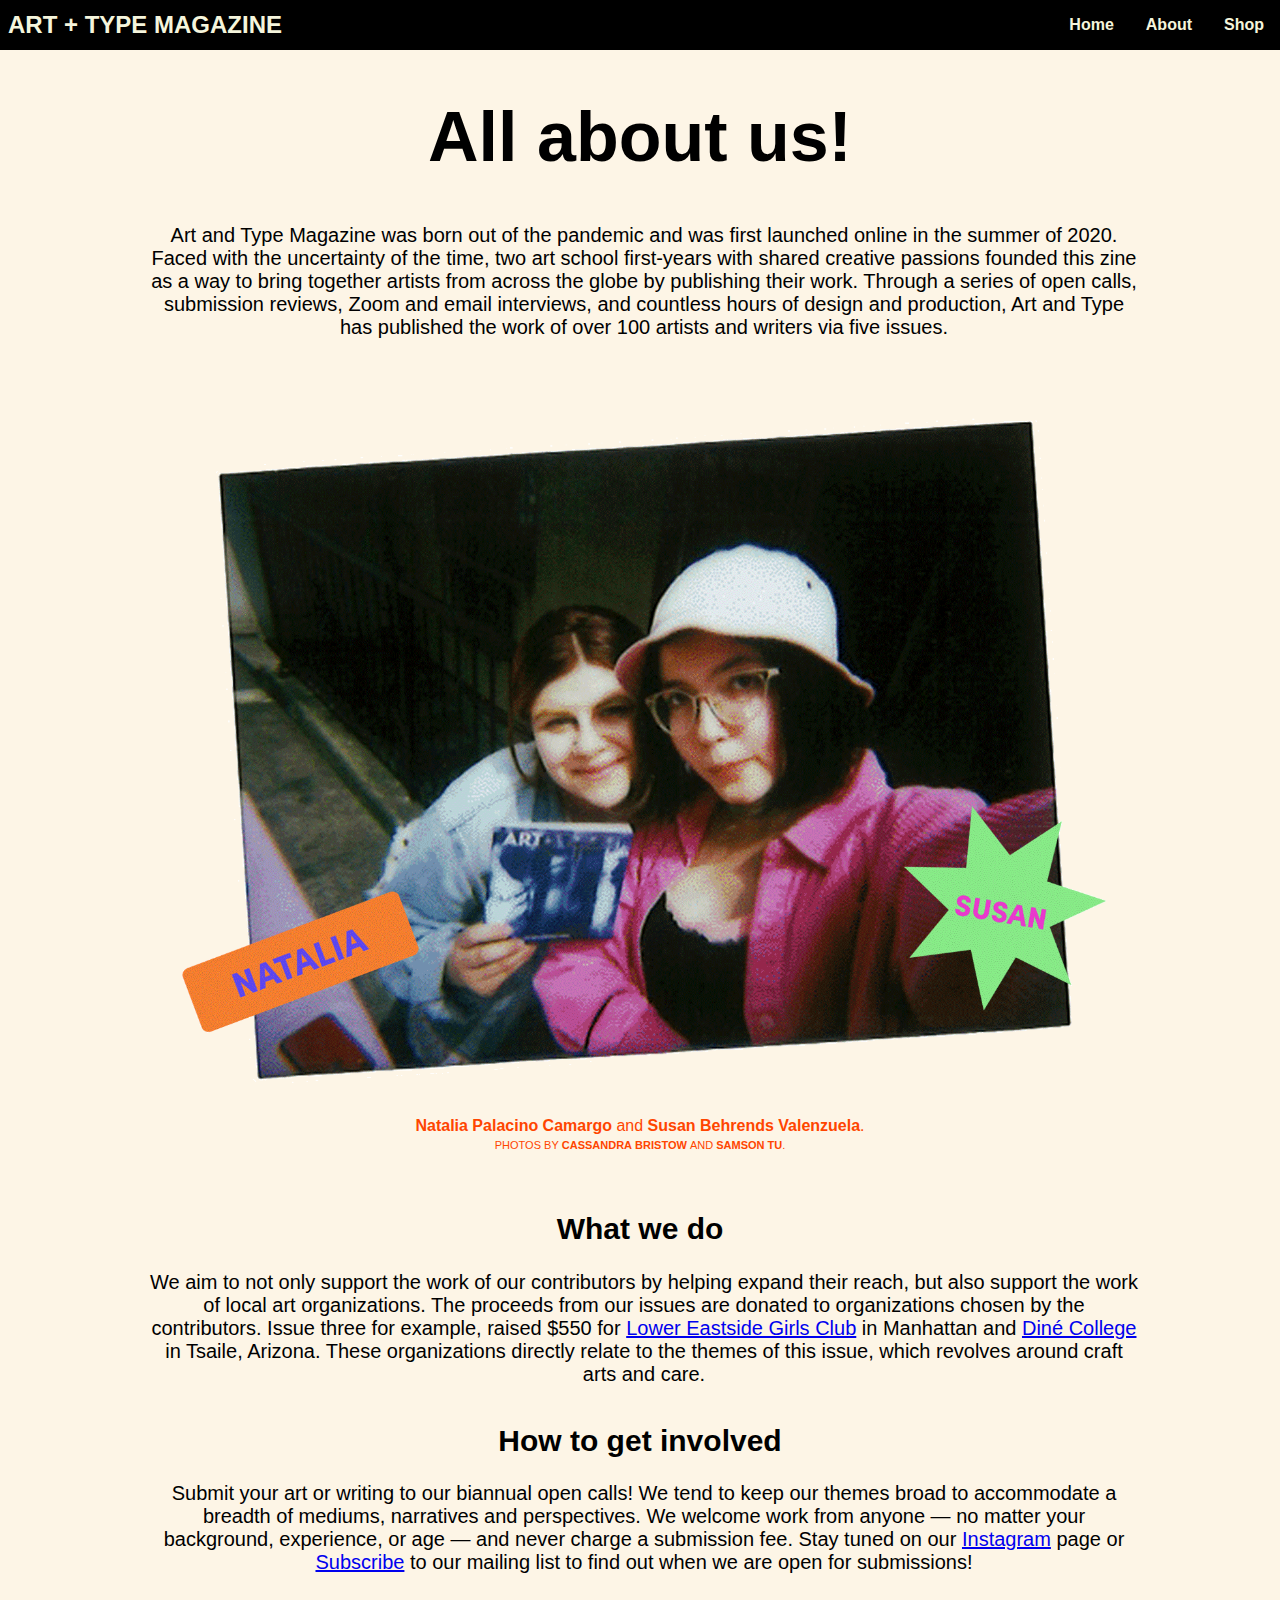
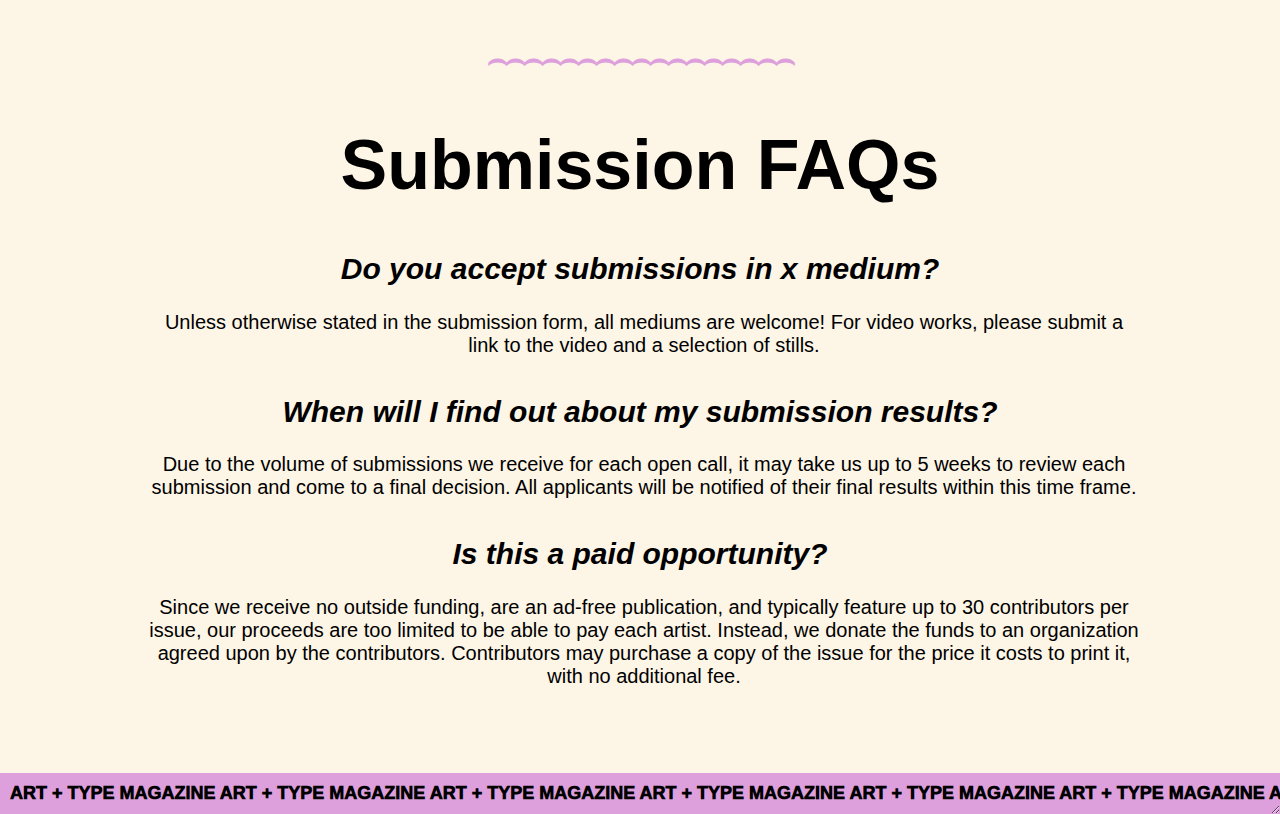
<file: docs/About.html>
<html lang="en">
  <head>
    <head>
      <link rel="stylesheet" href="Fontstyle.css" />
      <link rel="stylesheet" href="Style.css" />
      <script src="const toggleButton = document.js" defer></script>
    </head>
    <title>About</title>
  </head>
  <body>
    <nav class="navbar">
      <div class="brand-name">ART + TYPE MAGAZINE</div>
      <a href="#" class="togglebutton">
        <span class="bar"></span>
        <span class="bar"></span>
        <span class="bar"></span>
      </a>
      <div class="navbar-links">
        <ul>
          <li><a href="index.html">Home</a></li>
          <li><a href="About.html">About</a></li>
          <li><a href="https://artandtype.bigcartel.com/products">Shop</a></li>
        </ul>
      </div>
    </nav>
  </body>

  <body>
   
    <h1>All about us!</h1>
    <p>
      Art and Type Magazine was born out of the pandemic and was first launched
      online in the summer of 2020. Faced with the uncertainty of the time, two
      art school first-years with shared creative passions founded this zine as
      a way to bring together artists from across the globe by publishing their
      work. Through a series of open calls, submission reviews, Zoom and email
      interviews, and countless hours of design and production, Art and Type has
      published the work of over 100 artists and writers via five issues.
  
      <img src="assets/about-gif2.gif" alt="">
        <h4>
          <b>Natalia Palacino Camargo</b> and <b>Susan Behrends Valenzuela</b>. <div class="b"> Photos by <b>Cassandra Bristow</b> and <b> Samson Tu</b>.</div></h4>
      
    </p>

    <h2>What we do</h2>
    <p>
      We aim to not only support the work of our contributors by helping expand
      their reach, but also support the work of local art organizations. The
      proceeds from our issues are donated to organizations chosen by the
      contributors. Issue three for example, raised $550 for <a href="https://www.girlsclub.org">Lower Eastside
        Girls Club</a> in Manhattan and <a href="https://www.dinecollege.edu" >Diné College</a> in Tsaile, Arizona. These
      organizations directly relate to the themes of this issue, which revolves
      around craft arts and care.
    </p>
    <h2>How to get involved</h2>
    <p>
      Submit your art or writing to our biannual open calls! We tend to keep our
      themes broad to accommodate a breadth of mediums, narratives and
      perspectives. We welcome work from anyone — no matter your background,
      experience, or age — and never charge a submission fee. Stay tuned on our 
      <a href="https://www.instagram.com/artandtypemag/">Instagram</a> page or <a href="https://mailchi.mp/c3100741f6d7/artandtype">Subscribe</a> to our mailing list to find out when we are
      open for submissions!
    </p>
    
    <br>
    <br></b>
    <br></b>

    <div class="frown">⌢⌢⌢⌢⌢⌢⌢⌢⌢⌢⌢⌢⌢⌢⌢⌢⌢</div>
  
    <h1>Submission FAQs</h1>
    <h2><em>Do you accept submissions in x medium?</em></h2>
    <p>
      Unless otherwise stated in the submission form, all mediums are welcome! For video works, please submit a link to the video and a selection of stills.
    </p>
    <h2><em>When will I find out about my submission results?</em></h2>
    <p>Due to the volume of submissions we receive for each open call, it may take us up to 5 weeks to review each submission and come to a final decision. All applicants will be notified of their final results within this time frame.</p>
    <h2><em>Is this a paid opportunity?</em></h2>
    <p>Since we receive no outside funding, are an ad-free publication, and typically feature up to 30 contributors per issue, our proceeds are too limited to be able to pay each artist. Instead, we donate the funds to an organization agreed upon by the contributors. Contributors may purchase a copy of the issue for the price it costs to print it, with no additional fee.</p>
    <br></b>
    <br></b>
    <br></b>
    <br></b>
    <div class="marquee">
      <span> ART + TYPE MAGAZINE ART + TYPE MAGAZINE ART + TYPE MAGAZINE ART + TYPE MAGAZINE ART + TYPE MAGAZINE ART + TYPE MAGAZINE ART + TYPE MAGAZINE ART + TYPE MAGAZINE ART + TYPE MAGAZINE ART + TYPE MAGAZINE<span>
    </div>
  </body>
</html>
</file>
<file: docs/Fontstyle.css>
Fontstyle
<style>
  @import url("https://use.typekit.net/bia1srp.css");
</style>

Sofia Pro Light
font-family: "sofia-pro", sans-serif;
font-weight: 300;
font-style: normal;
Sofia Pro Light italic
font-family: "sofia-pro", sans-serif;
font-weight: 300;
font-style: italic;
Sofia Pro Regular
font-family: "sofia-pro", sans-serif;
font-weight: 400;
font-style: normal;
Sofia Pro Regular italic
font-family: "sofia-pro", sans-serif;
font-weight: 400;
font-style: italic;
Sofia Pro Bold

Sofia Pro Bold italic
font-family: "sofia-pro", sans-serif;
font-weight: 700;
font-style: italic;
</file>
<file: docs/Style.css>
*{
    box-sizing: border-box;
}

body {
    margin: 0;
    padding:0;
    text-align: center;
    background-color: oldlace;
}

/*banner images*/
.banner-card img{
max-width: 100%;
height: auto;
}

.frown {
  letter-spacing: -3px;
  color: plum;
  font-size: xx-large;
  font-weight: bolder;
}


/*navbar*/
.navbar {
    display: flex;
    justify-content: space-between;
    align-items: center;
    background-color: black;
    color: beige;
    font-family: "sofia-pro", sans-serif;
    font-weight: 700;
    font-style: normal;
}

.brand-name {
    font-size: 1.5rem;
    margin: 0.5rem;
}

.navbar-links {
    height: 100%;
}

.navbar-links ul {
    margin: 0;
    padding: 0;
    display:flex;
    font-family:'Trebuchet MS', 'Lucida Sans Unicode', 'Lucida Grande', 'Lucida Sans', Arial, sans-serif
}

.navbar-links Li {
    list-style: none;
}

.navbar-links Li a {
    text-decoration: none;
    color: beige;
    padding: 1rem;
    display: block;
}

.navbar-links Li:hover {
background-color: plum;
}

.togglebutton {
    position: absolute;
    top: .75rem;
    right: 1rem;
    display: none;
    flex-direction: column;
    justify-content: space-between;
    width: 30px;
    height: 21px;
}

.togglebutton .bar {
    height: 3px;
    width: 100%;
    background-color: plum;
    border-radius: 10px;
}
/*navbar*/
/**/

/*text styling*/

.b {
  font-variant-caps: all-petite-caps;
}

p {
    font-family: "sofia-pro", sans-serif;
    font-weight: 400;
    padding-left: 0.5rem;
    font-size: 20px;
    min-width: min-content;
    margin: auto;
    width: 1000px; 
    max-width:fit-content;
    padding-bottom: 1%;
}

h1{
    font-family: "sofia-pro", sans-serif;
    font-weight: 800; 
    font-size: 70px;
    text-align: center;
}

h2{
    font-family: "sofia-pro", sans-serif;
    font-weight: 700;
    padding-bottom: 0px;
    font-size: 30px;
    text-align: center;
}

caption {
  font-family: "sofia-pro", sans-serif;
    font-weight: 700;
    padding-bottom: 0px;
    font-size:x-small;
    text-align: center;
}

h3{
    font-family: "sofia-pro", sans-serif;
    font-weight: 700;
    padding-bottom: 0px;
    font-size:large;
    text-align: center;
    color: plum;
}

h4 {
  font-family: "sofia-pro", sans-serif;
  font-weight: 500;
  padding-bottom: 0px;
  padding-top: 0%;
  font-size:medium;
  text-align: center;
  color: orangered;
}

a link {
    color: hotpink;
    background-color: transparent;
    text-decoration: none;
}

a:visited {
    color: hotpink;
    background-color: transparent;
    text-decoration: none;
  }

 a:hover {
    color: plum;
    background-color: transparent;
    text-decoration: underline;
  }
  /*text styling*/

  .marquee {
    display: flex;
    position: relative;
    overflow: hidden;
    white-space: nowrap;
    max-width: 1920px;
    width: auto;
    padding: 10px 10px;
    margin: none;
    background-color: plum;
    resize: horizontal;
    container-type: inline-size;
    font-family: "sofia-pro", sans-serif;
    font-weight: 1000; 
    font-size:large;
    text-align: center;
  }

  .marquee > * {
    -webkit-animation: marquee 30s linear infinite both alternate;
    animation: marquee 30s linear infinite both alternate;
  
  }
  @-webkit-keyframes marquee {
    to {
      transform: translateX(min(100cqw - 100%, 0px));
    }

  }




  @media only screen and (max-width: 800px) {
    img {
      width: 100%;
      cursor:default;
    }
  }

  @media only screen and (min-width: 801px) {
    img {
      width: 100%;
      cursor:default;
    }
  }

@media (max-width: 800px) {
   .togglebutton {
    display: flex;
   }

   .navbar {
    flex-direction: column;
    align-items: flex-start;
   }

   .navbar-links {
    display: none;
    width: 100%;
}

   .navbar-links ul {
    width:100%;
    flex-direction: column;
   }

   .navbar-links li {
    text-align: left;
   }

   .navbar-links ul li a {
        padding: .5rem 1rem;
    }

    .navbar-links.active {
        display: flex;
    }


   
}
</file>
